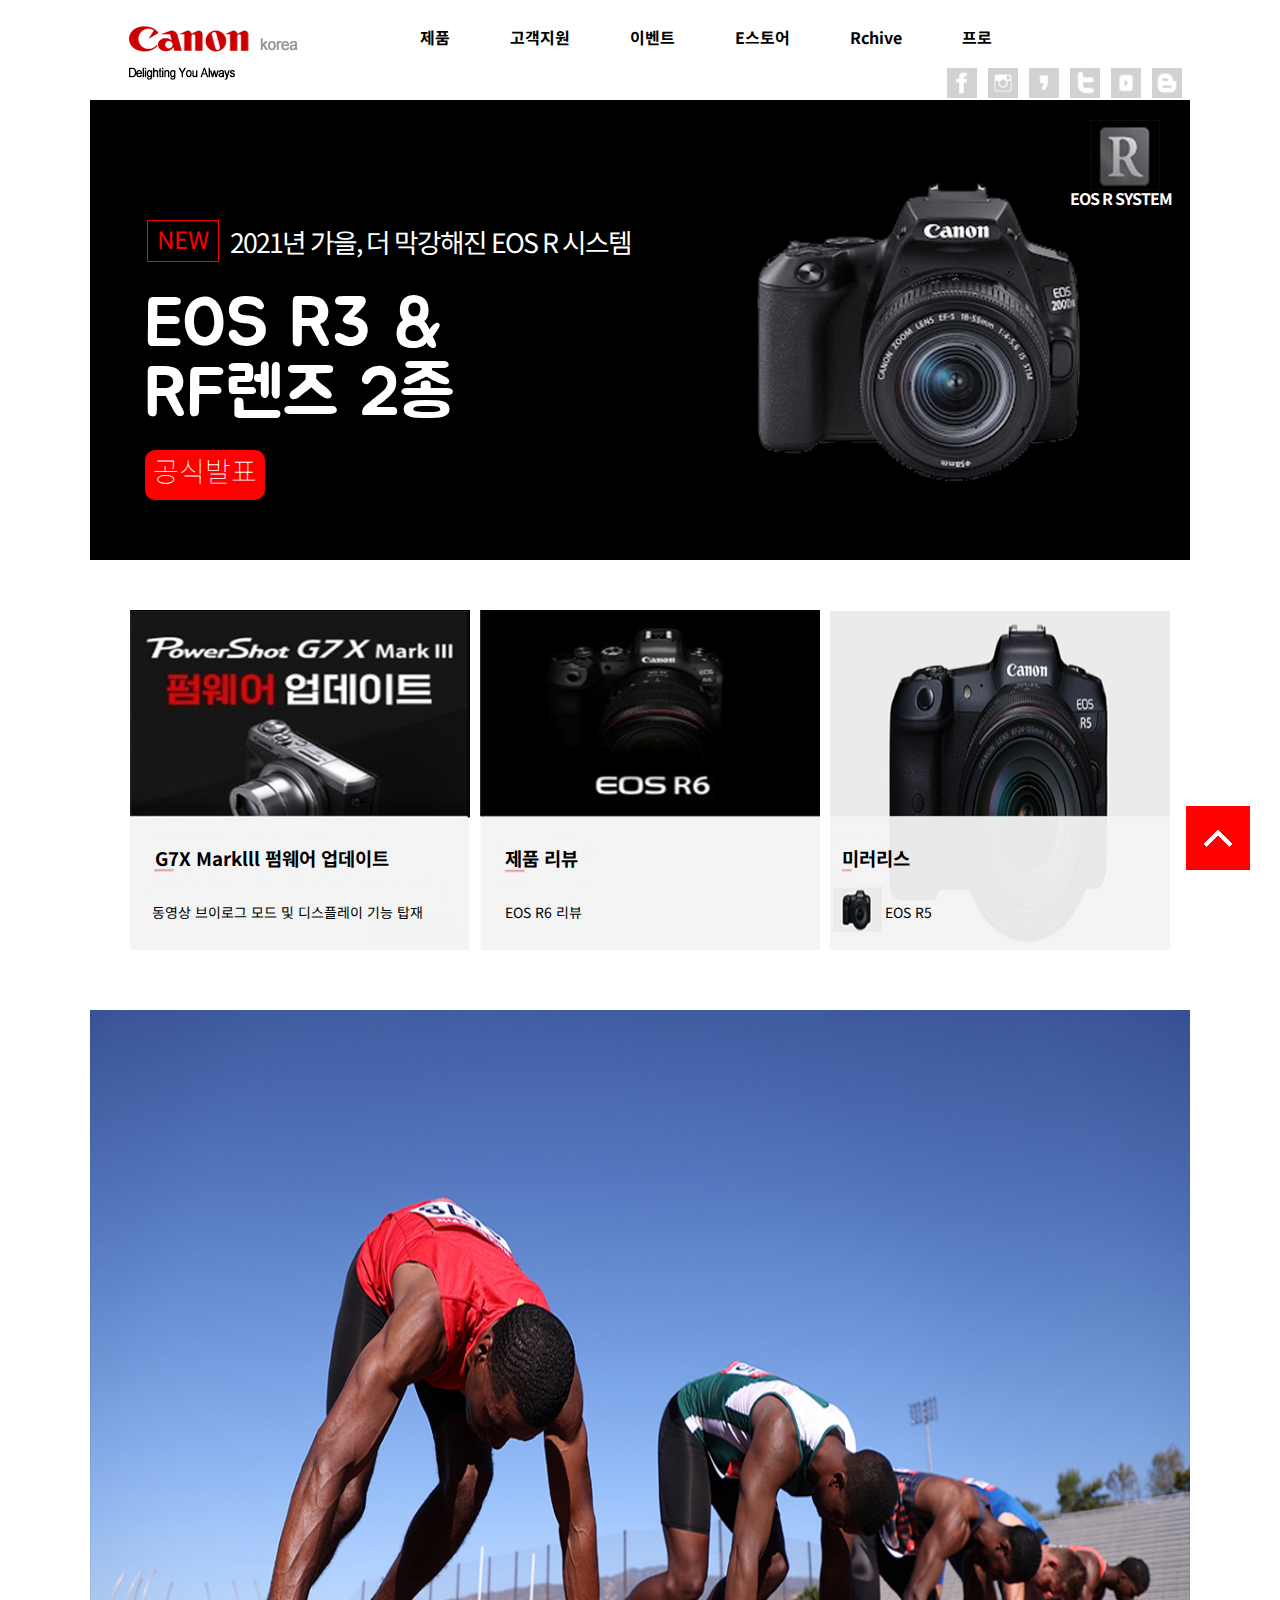
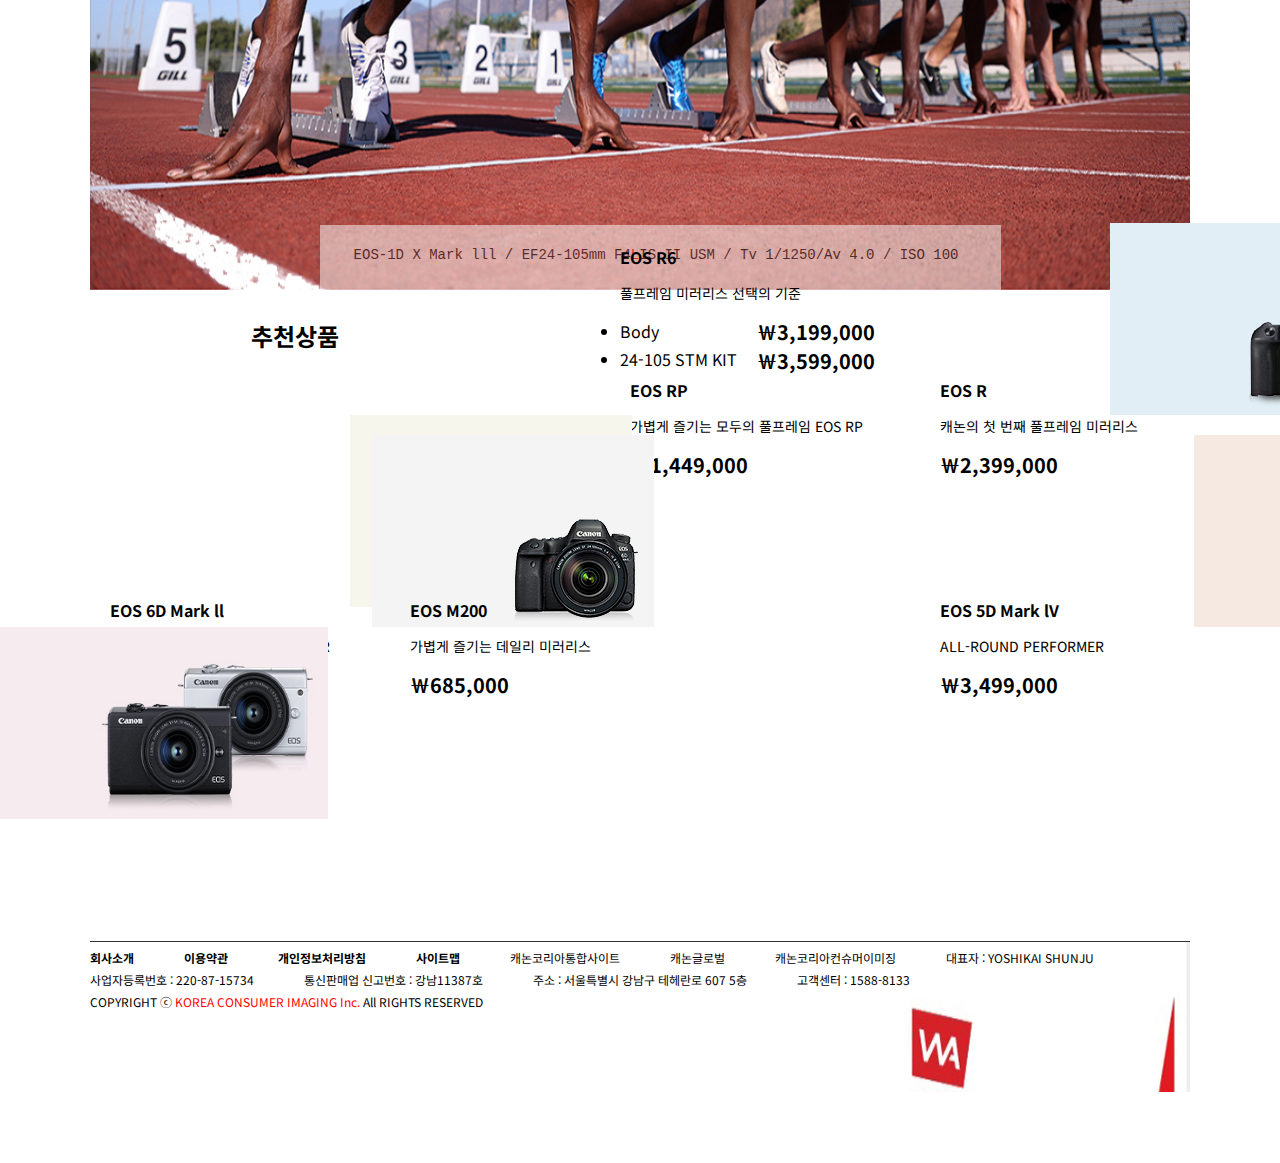
<file: index.html>
<!DOCTYPE html>
<html lang="ko">

<head>
	<meta charset="UTF-8">
	<meta http-equiv="X-UA-Compatible" content="IE=edge">
	<meta name="viewport" content="width=device-width, initial-scale=1.0">
	<title>Main Page</title>
	<link rel="preconnect" href="https://fonts.googleapis.com">
	<link rel="preconnect" href="https://fonts.gstatic.com" crossorigin>
	<link href="https://fonts.googleapis.com/css2?family=Jua&display=swap" rel="stylesheet">
	<link rel="preconnect" href="https://fonts.gstatic.com" crossorigin>
	<link href="https://fonts.googleapis.com/css2?family=Noto+Sans+KR&display=swap" rel="stylesheet">
	<link rel="stylesheet" href="css/common.css">
	<link rel="stylesheet" href="css/main.css">
	<link rel="stylesheet" href="css/reset.css">
</head>

<body>
	<header>
		<div class="topbutton">
			<a href="#"><img src="img/topanchor.png" alt=""></a>
		</div>
		<div class="logo">
			<a href="#"><img src="img/logo.jpg" alt=""></a>
		</div>
		<nav>
			<ul>
				<li><a href="sub.html">제품</a></li>
				<li><a href="sub.html">고객지원</a></li>
				<li><a href="sub.html">이벤트</a></li>
				<li><a href="sub.html">E스토어</a></li>
				<li><a href="sub.html">Rchive</a></li>
				<li><a href="sub.html">프로</a></li>
			</ul>
		</nav>
		<div class="icon">
			<a href="#"><img src="img/facebook.jpg" alt="페이스북"></a>
			<a href="#"><img src="img/instagram.jpg" alt="인스타그램"></a>
			<a href="#"><img src="img/kakaostory.jpg" alt="카카오스토리"></a>
			<a href="#"><img src="img/twitter.jpg" alt="트위터"></a>
			<a href="#"><img src="img/youtube.jpg" alt="유튜브"></a>
			<a href="#"><img src="img/blog.jpg" alt="블로그"></a>
		</div>
	</header>
	<div id="slider">
		<a href="sub.html"><img src="img/slider1.jpg" alt="">
			<span class="text1">NEW</span>
			<p class="text2">2021년 가을, 더 막강해진 EOS R 시스템</p>
			<p class="text3">EOS R3 & RF렌즈 2종</p>
			<p class="text4">EOS R SYSTEM</p>
			<img src="img/1.jpg" alt="" style="width: 70px; height: 70px; 
			position: absolute; top: 20px; left: 1000px;">
			<span class="text5" style="color: white; font-size: 28px; 
		text-align: center;">공식발표</span>
		</a>
	</div>

	<section>
		<article>
			<a href="sub.html"><img src="img/articleimg1.jpg" alt="아티클이미지1"></a>
			<h3>G7X Marklll 펌웨어 업데이트</h3>
			<span style="margin: 0 0 0 -3px;">동영상 브이로그 모드 및 디스플레이 기능 탑재</span>
		</article>

		<article>
			<a href="sub.html"><img src="img/articleimg2.jpg" alt="아티클이미지2"></a>
			<h3>제품 리뷰</h3>
			<span>EOS R6 리뷰</span>
		</article>

		<article>
			<a href="sub.html"><img src="img/articleimg3.jpg" alt="아티클이미지3"></a>
			<h3 id="mirrorless">미러리스</h3>
			<span style="margin: 0 0 0 30px;">EOS R5</span>
		</article>
	</section>
	<div class="photogallery">
		<a href="sub.html"><img src="img/img123.jpg" alt=""></a>
		<div>
			<pre>    EOS-1D X Mark lll / EF24-105mm F4<span style="color: red;">L</span>IS II USM / Tv 1/1250/Av 4.0 / ISO 100     </pre>
		</div>
	</div>

	<div class="recommand">
		<h2>추천상품</h2>
		<img src="img/recommand1.jpg" alt="추천상품1">
		<div class="recom1">
			<span class="recbold">EOS R6</span>
			<p class="reclight">풀프레임 미러리스 선택의 기준</p>
			<ul class="recul1">
				<li>Body</li>
				<li>24-105 STM KIT</li>
			</ul>
			<ul class="recul2">
				<li>￦3,199,000</li>
				<li>￦3,599,000</li>
			</ul>
		</div>
		<img src="img/recommand2.jpg" alt="추천상품2">
		<div class="recom2">
			<span class="recbold">EOS RP</span>
			<p class="reclight">가볍게 즐기는 모두의 풀프레임 EOS RP</p>
			<ul>
				<li>￦1,449,000</li>
			</ul>
		</div>
		<img src="img/recommand3.jpg" alt="추천상품3">
		<div class="recom3">
			<span class="recbold">EOS R</span>
			<p class="reclight">캐논의 첫 번째 풀프레임 미러리스</p>
			<ul>
				<li>￦2,399,000</li>
			</ul>
		</div>
		<img src="img/recommand4.jpg" alt="추천상품4">
		<div class="recom4">
			<span class="recbold">EOS 6D Mark ll</span>
			<p class="reclight">세상에서 가장 가벼운 플프레임 DSLR</p>
			<ul>
				<li>￦1,995,000</li>
			</ul>
		</div>
		<img src="img/recommand5.jpg" alt="추천상품5">
		<div class="recom5">
			<span class="recbold">EOS 5D Mark lV</span>
			<p class="reclight">ALL-ROUND PERFORMER</p>
			<ul>
				<li>￦3,499,000</li>
			</ul>
		</div>
		<img src="img/recommand6.jpg" alt="추천상품6">
		<div class="recom6">
			<span class="recbold">EOS M200</span>
			<p class="reclight">가볍게 즐기는 데일리 미러리스</p>
			<ul>
				<li>￦685,000</li>
			</ul>
		</div>
	</div>
	<footer>
		<img src="img/footerimage1.jpg" alt="풋터이미지1">
		<ul>
			<li><a href="#" class="footli">회사소개</a></li>
			<li class="footli"><a href="#">이용약관</a></li>
			<li class="footred"><a href="#">개인정보처리방침</a></li>
			<li class="footli"><a href="#">사이트맵</a></li>
			<li><a href="#">캐논코리아통합사이트</a></li>
			<li><a href="#">캐논글로벌</a></li>
		</ul>
		<ul class="footerul2">
			<li>캐논코리아컨슈머이미징</li>
			<li>대표자 : YOSHIKAI SHUNJU</li>
			<li>사업자등록번호 : 220-87-15734</li>
			<li>통신판매업 신고번호 : 강남11387호</li>
		</ul>
		<ul class="footerul2">
			<li>주소 : 서울특별시 강남구 테헤란로 607 5층</li>
			<li>고객센터 : 1588-8133</li>
		</ul>
		<ul class="footerul2">
			<li>COPYRIGHT ⓒ
				<span style="color: red;">KOREA CONSUMER IMAGING Inc.</span> All RIGHTS RESERVED
			</li>
		</ul>
	</footer>
</body>

</html>
</file>
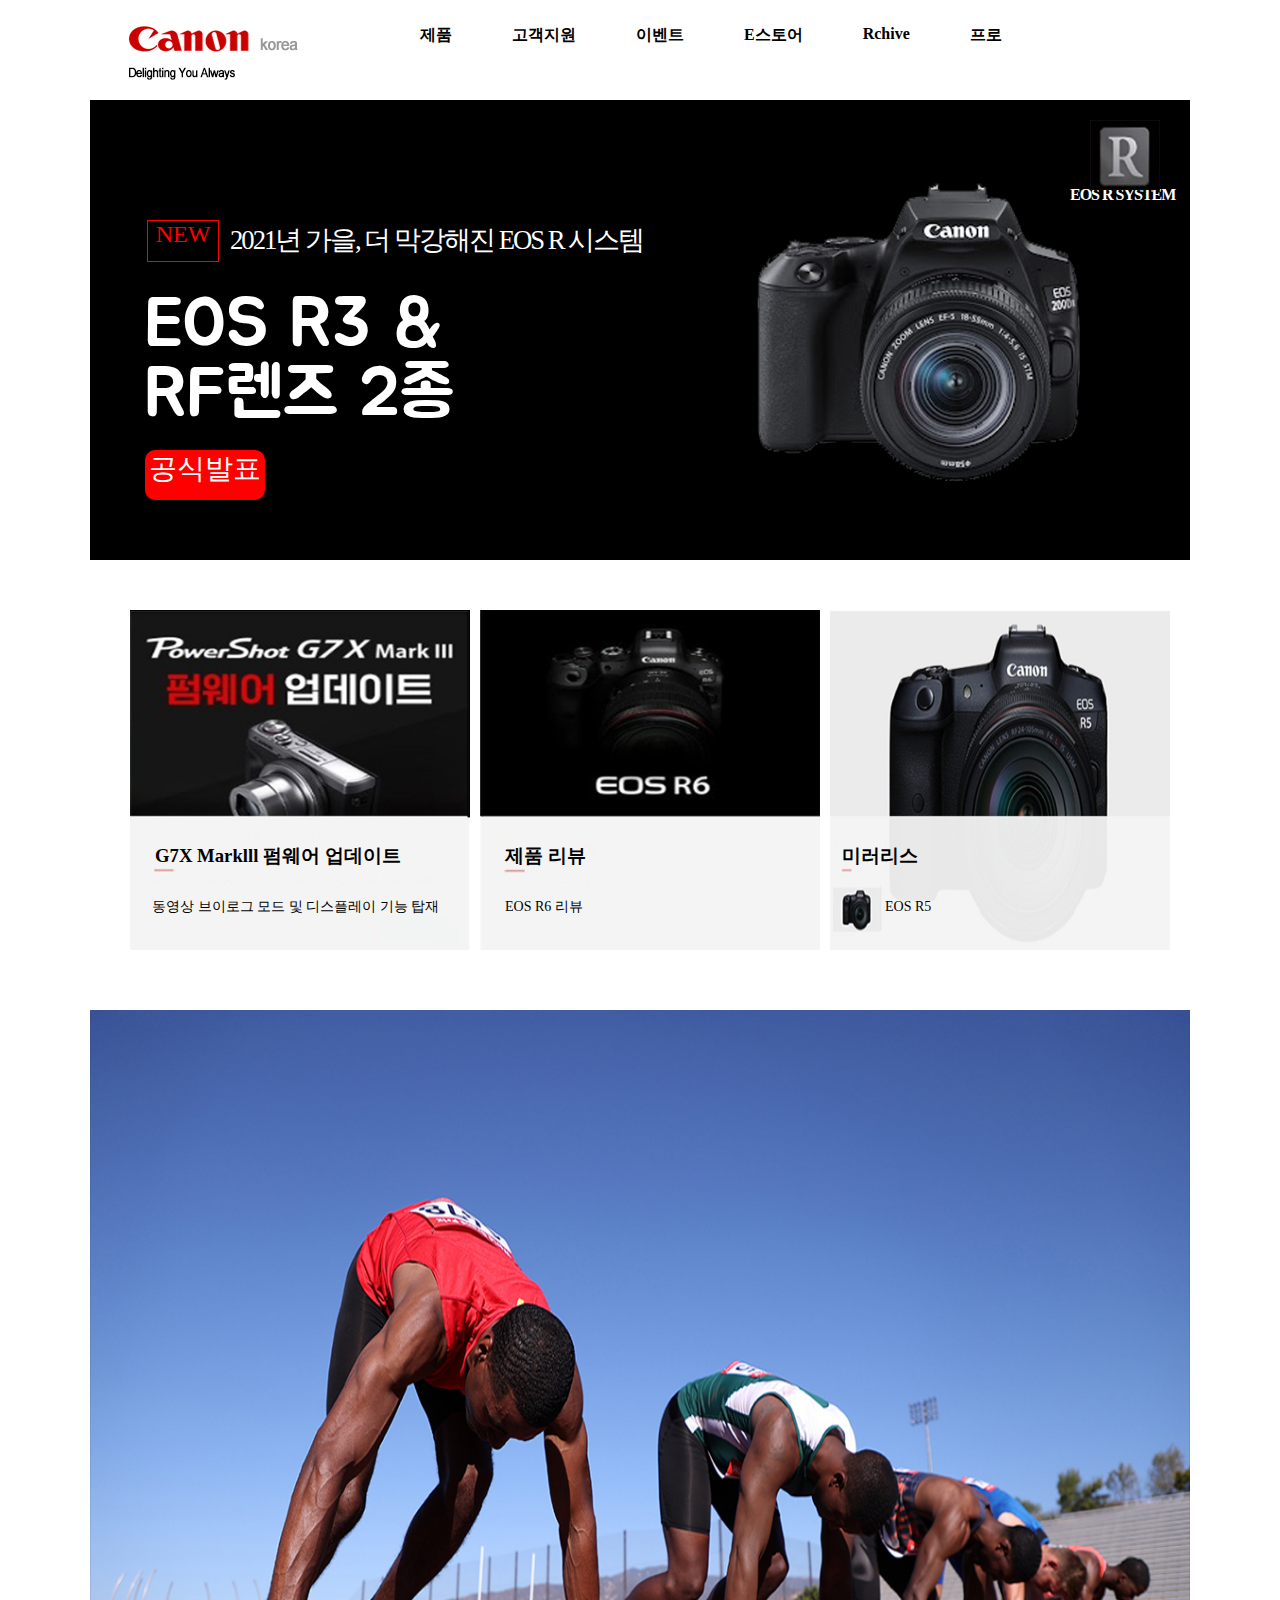
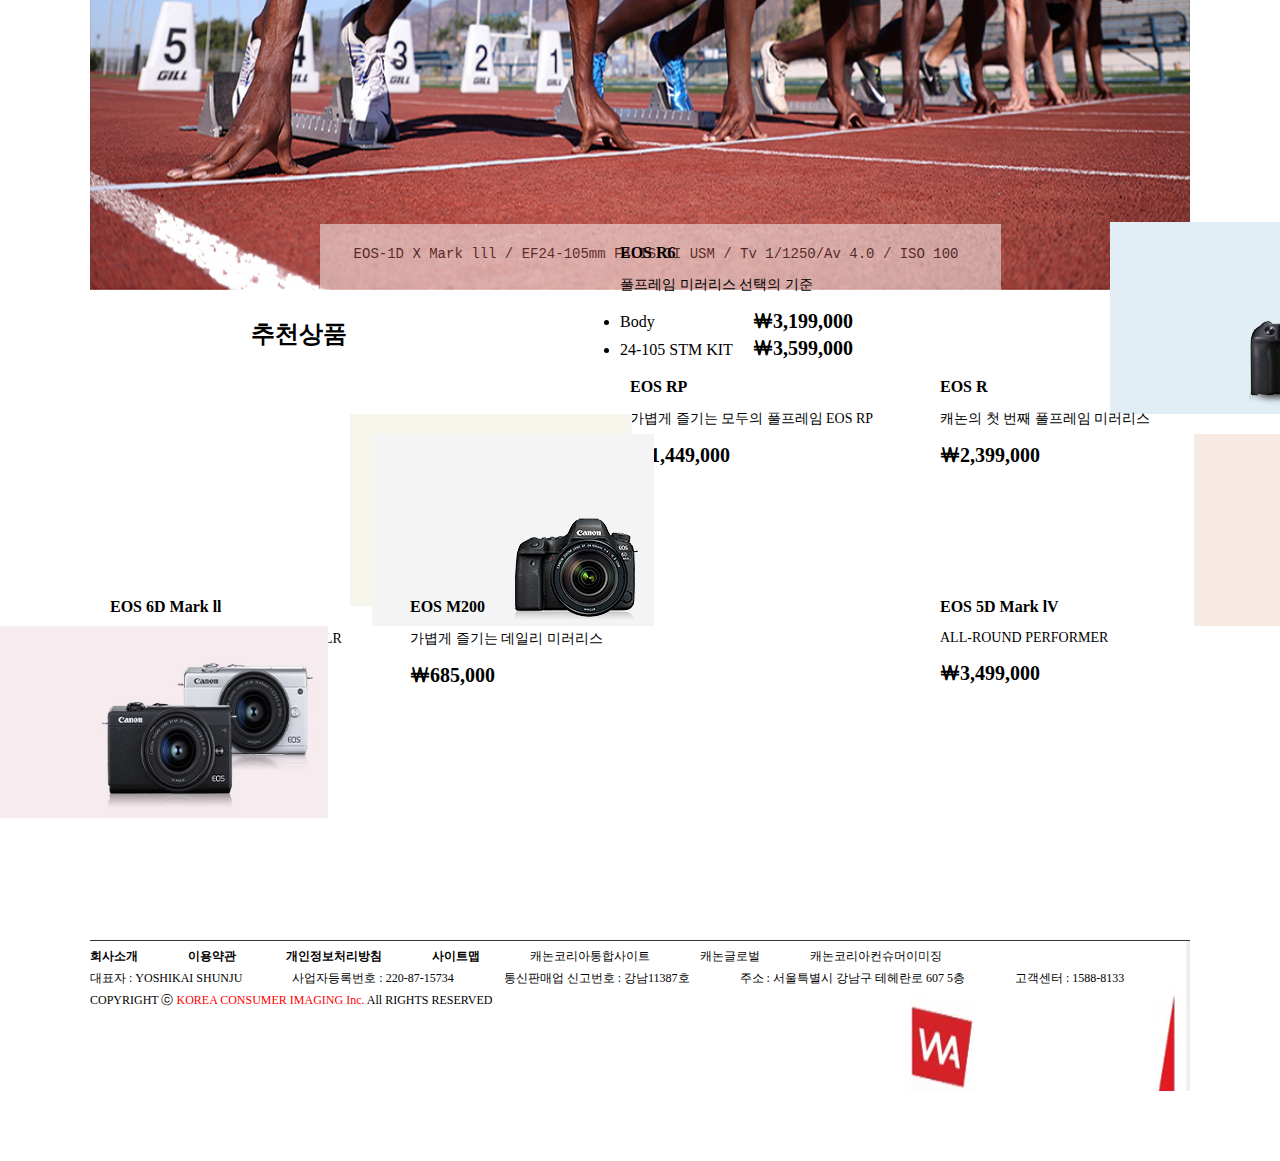
<file: canon.html/index.html>
<!DOCTYPE html>
<html lang="ko">

<head>
	<meta charset="UTF-8">
	<meta http-equiv="X-UA-Compatible" content="IE=edge">
	<meta name="viewport" content="width=device-width, initial-scale=1.0">
	<title>Main Page</title>
	<link rel="preconnect" href="https://fonts.googleapis.com">
	<link rel="preconnect" href="https://fonts.gstatic.com" crossorigin>
	<link href="https://fonts.googleapis.com/css2?family=Jua&display=swap" rel="stylesheet">
	<link rel="stylesheet" href="css/common.css">
  <link rel="stylesheet" href="css/1.css">

</head>

<body>
	<header>
		<div class="logo">
			<a href="#"><img src="img/logo.jpg" alt=""></a>
		</div>
		<nav>
			<ul>
				<li><a href="sub.html">제품</a></li>
				<li><a href="sub.html">고객지원</a></li>
				<li><a href="sub.html">이벤트</a></li>
				<li><a href="sub.html">E스토어</a></li>
				<li><a href="sub.html">Rchive</a></li>
				<li><a href="sub.html">프로</a></li>
			</ul>
		</nav>
		<div class="icon">
			<a href="#"><img src="img/facebook.jpg" alt="페이스북"></a>
			<a href="#"><img src="img/instagram.jpg" alt="인스타그램"></a>
			<a href="#"><img src="img/kakaostory.jpg" alt="카카오스토리"></a>
			<a href="#"><img src="img/twitter.jpg" alt="트위터"></a>
			<a href="#"><img src="img/youtube.jpg" alt="유튜브"></a>
			<a href="#"><img src="img/blog.jpg" alt="블로그"></a>
		</div>
	</header>
	<div id="slider">
		<a href="sub.html"><img src="img/slider1.jpg" alt="">
			<span class="text1">NEW</span>
			<p class="text2">2021년 가을, 더 막강해진 EOS R 시스템</p>
			<p class="text3">EOS R3 & RF렌즈 2종</p>
			<p class="text4">EOS R SYSTEM</p>
			<img src="img/1.jpg" alt="" style="width: 70px; height: 70px; 
			position: absolute; top: 20px; left: 1000px;">
			<span class="text5" style="color: white; font-size: 28px; 
		text-align: center;">공식발표</span>
		</a>
	</div>

	<section>
		<article>
			<a href="sub.html"><img src="img/articleimg1.jpg" alt="아티클이미지1"></a>
			<h3>G7X Marklll 펌웨어 업데이트</h3>
			<span style="margin: 0 0 0 -3px;">동영상 브이로그 모드 및 디스플레이 기능 탑재</span>
		</article>

		<article>
			<a href="sub.html"><img src="img/articleimg2.jpg" alt="아티클이미지2"></a>
			<h3>제품 리뷰</h3>
			<span>EOS R6 리뷰</span>
		</article>

		<article>
			<a href="sub.html"><img src="img/articleimg3.jpg" alt="아티클이미지3"></a>
			<h3 id="mirrorless">미러리스</h3>
			<span style="margin: 0 0 0 30px;">EOS R5</span>
		</article>
	</section>
	<div class="photogallery">
		<a href="sub.html"><img src="img/img123.jpg" alt=""></a>
		<div>
			<pre>    EOS-1D X Mark lll / EF24-105mm F4<span style="color: red;">L</span>IS II USM / Tv 1/1250/Av 4.0 / ISO 100     </pre>
		</div>
	</div>

	<div class="recommand">
		<h2>추천상품</h2>
		<img src="img/recommand1.jpg" alt="추천상품1">
		<div class="recom1">
			<span class="recbold">EOS R6</span>
			<p class="reclight">풀프레임 미러리스 선택의 기준</p>
			<ul class="recul1">
				<li>Body</li>
				<li>24-105 STM KIT</li>
			</ul>
			<ul class="recul2">
				<li>￦3,199,000</li>
				<li>￦3,599,000</li>
			</ul>
		</div>
		<img src="img/recommand2.jpg" alt="추천상품2">
		<div class="recom2">
			<span class="recbold">EOS RP</span>
			<p class="reclight">가볍게 즐기는 모두의 풀프레임 EOS RP</p>
			<ul>
				<li>￦1,449,000</li>
			</ul>
		</div>
		<img src="img/recommand3.jpg" alt="추천상품3">
		<div class="recom3">
			<span class="recbold">EOS R</span>
			<p class="reclight">캐논의 첫 번째 풀프레임 미러리스</p>
			<ul>
				<li>￦2,399,000</li>
			</ul>
		</div>
		<img src="img/recommand4.jpg" alt="추천상품4">
		<div class="recom4">
			<span class="recbold">EOS 6D Mark ll</span>
			<p class="reclight">세상에서 가장 가벼운 플프레임 DSLR</p>
			<ul>
				<li>￦1,995,000</li>
			</ul>
		</div>
		<img src="img/recommand5.jpg" alt="추천상품5">
		<div class="recom5">
			<span class="recbold">EOS 5D Mark lV</span>
			<p class="reclight">ALL-ROUND PERFORMER</p>
			<ul>
				<li>￦3,499,000</li>
			</ul>
		</div>
		<img src="img/recommand6.jpg" alt="추천상품6">
		<div class="recom6">
			<span class="recbold">EOS M200</span>
			<p class="reclight">가볍게 즐기는 데일리 미러리스</p>
			<ul>
				<li>￦685,000</li>
			</ul>
		</div>
	</div>
	<footer>
		<img src="img/footerimage1.jpg" alt="풋터이미지1">
		<ul>
				<li><a href="#" class="footli">회사소개</a></li>
				<li class="footli"><a href="#">이용약관</a></li>
				<li class="footred"><a href="#">개인정보처리방침</a></li>
				<li class="footli"><a href="#">사이트맵</a></li>
				<li><a href="#">캐논코리아통합사이트</a></li>
				<li><a href="#">캐논글로벌</a></li>
		</ul>
		<ul class="footerul2">
			<li>캐논코리아컨슈머이미징</li>
			<li>대표자 : YOSHIKAI SHUNJU</li>
			<li>사업자등록번호 : 220-87-15734</li>
			<li>통신판매업 신고번호 : 강남11387호</li>
		</ul>
		<ul class="footerul2">
			<li>주소 : 서울특별시 강남구 테헤란로 607 5층</li>
			<li>고객센터 : 1588-8133</li>
		</ul>
		<ul class="footerul2">
			<li>COPYRIGHT ⓒ
				<span style="color: red;">KOREA CONSUMER IMAGING Inc.</span> All RIGHTS RESERVED
			</li>
		</ul>
	</footer>
</body>

</html>
</file>
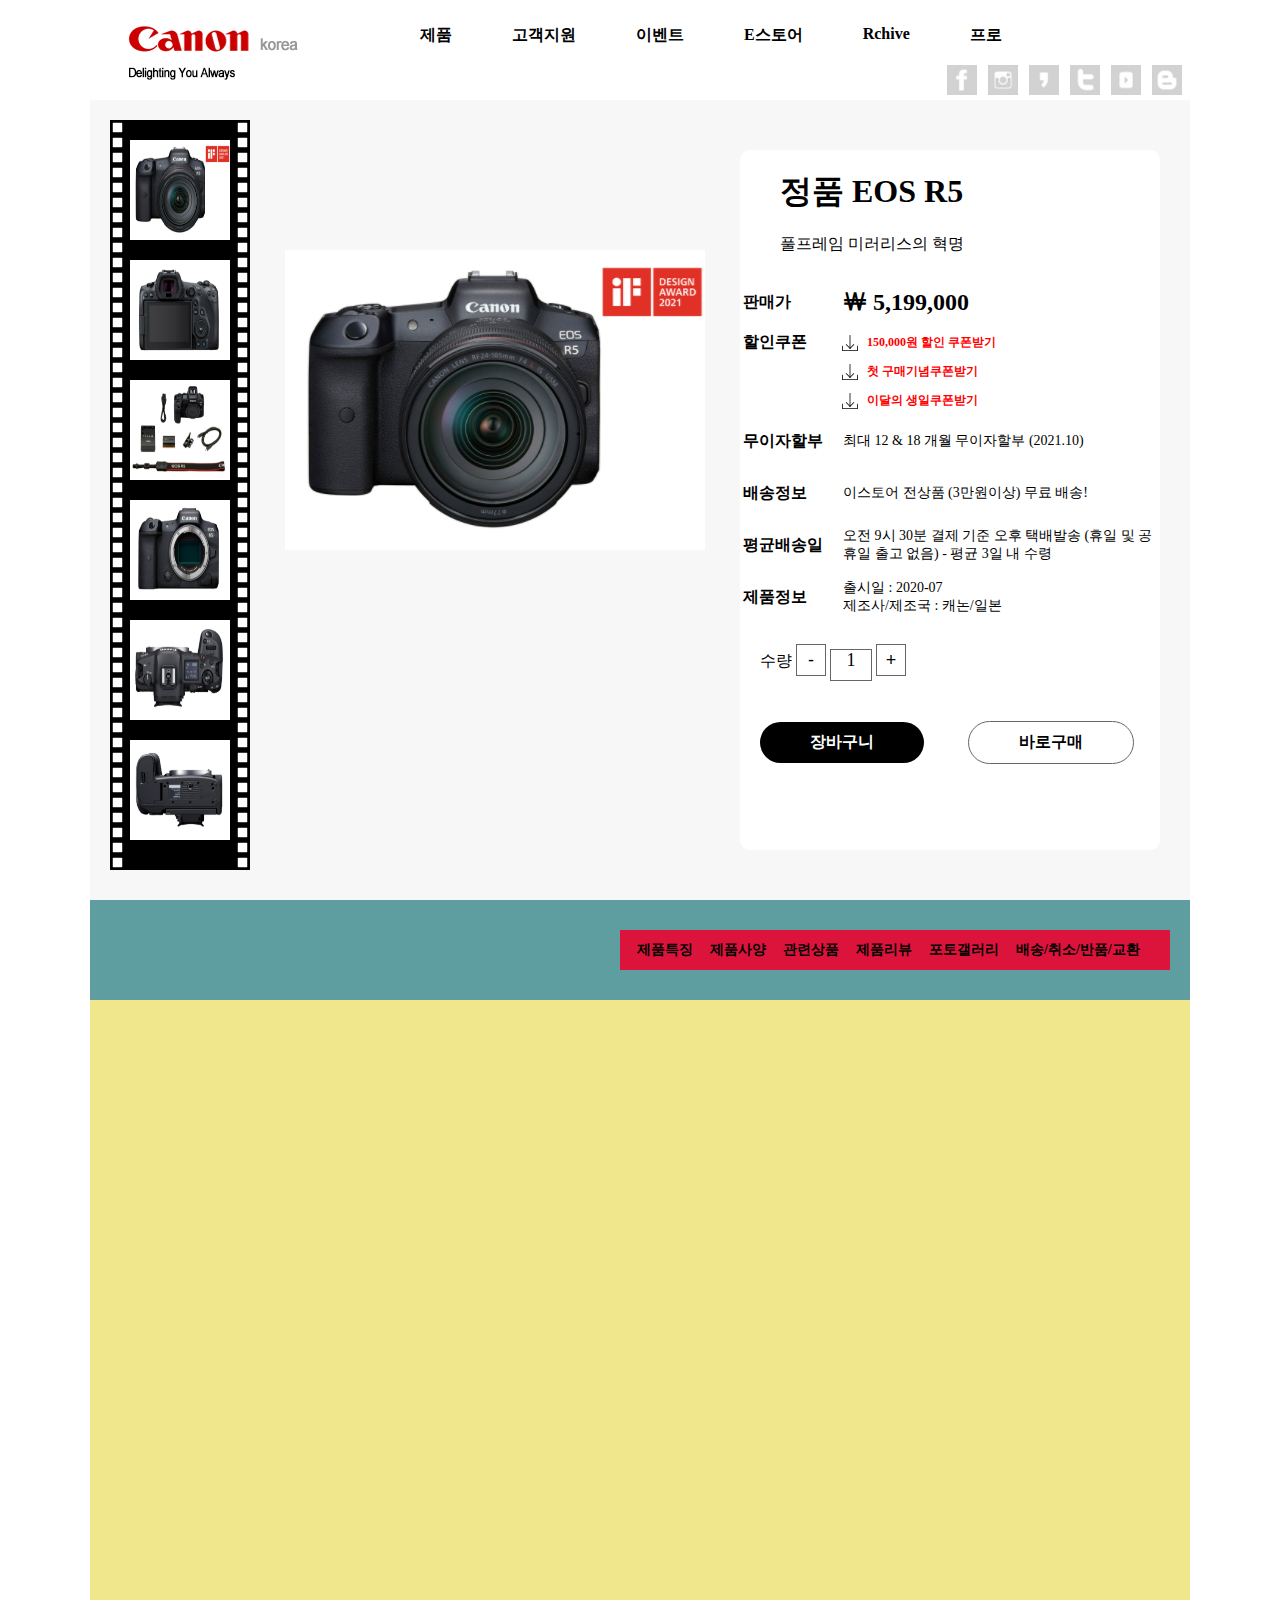
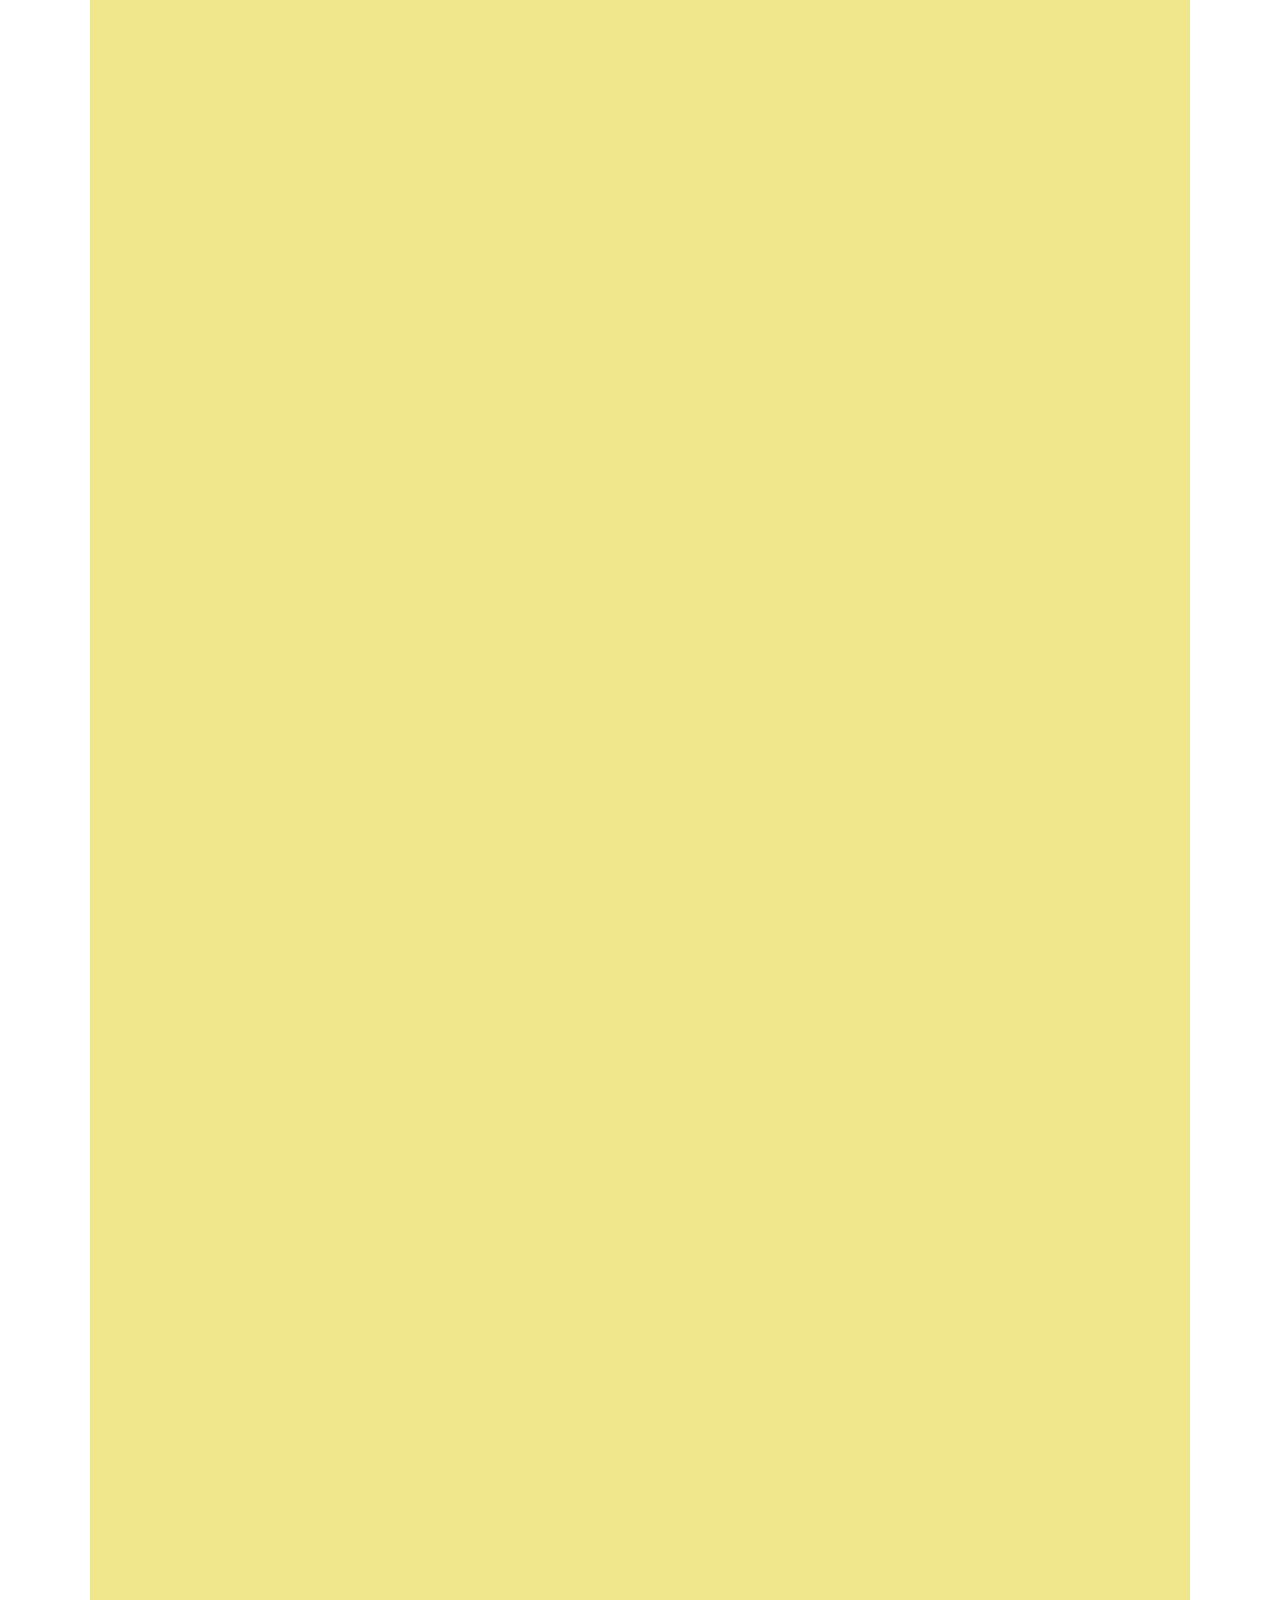
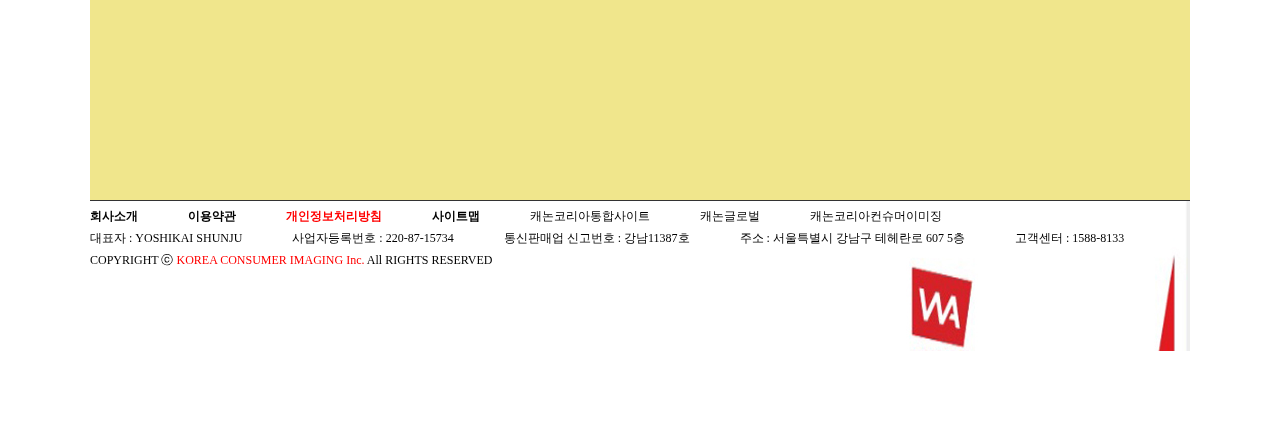
<file: canon.html/sub.html>
<!DOCTYPE html>
<html lang="ko">

<head>
	<meta charset="UTF-8">
	<meta http-equiv="X-UA-Compatible" content="IE=edge">
	<meta name="viewport" content="width=device-width, initial-scale=1.0">
	<title>Sub Page</title>
	<link rel="preconnect" href="https://fonts.googleapis.com">
	<link rel="preconnect" href="https://fonts.gstatic.com" crossorigin>
	<link href="https://fonts.googleapis.com/css2?family=Jua&display=swap" rel="stylesheet">
	<link rel="stylesheet" href="css/common.css">
	<style>
		#slider {
			width: 1100px;
			height: 800px;
			background-color: #f7f7f7;
			margin: 0 auto;
			position: relative;
		}

		#slider>div {
			display: inline-block;
		}

		.sbox1 {
			width: 140px;
			height: 750px;
			background-color: black;
			margin: 20px;
			background-image: url('img/sub_film.png'), url('img/sub_film.png');
			background-repeat: repeat-y;
			background-position: left top, right top;
			background-size: 15px;
		}


		.sbox1>.imgbox {
			width: 100px;
			height: 100px;
			margin: 20px;
		}

		.sbox1>.imgbox>img {
			width: 100px;
			height: 100px;
			cursor: pointer;
		}

		.sbox2 {
			width: 420px;
			height: 300px;
			position: absolute;
			top: 150px;
			left: 195px;
		}

		.sbox2 .subback2,
		.subetc2,
		.subno2,
		.subtop2,
		.subbottom2 {
			display: none;
		}


		.sbox3 {
			width: 420px;
			height: 700px;
			position: absolute;
			top: 50px;
			right: 30px;
			border-radius: 10px;
			background-color: #fff;
		}

		.sbox3 h1 {
			margin: 20px 40px;
			text-align: left;
		}

		.sbox3 p {
			margin: 0 0 20px 40px;
		}

		.sbox3 span {
			background-color: red;
			color: #fff;
			padding: 20px;
			display: inline-block;
			margin: 20px
		}

		.sbox3 .boldtext {
			font-weight: bold;
			height: 3em;
			width: 6em;
			font-size: 16px;
		}

		.sbox3 .lighttext {
			font-size: 14px;
		}

		.sbox3 #price1 {
			font-size: 24px;
			font-weight: bold;
		}

		.sbox3 #salecoupon {
			font-weight: bold;
		}

		.sbox3 .coupon {
			font-size: 12px;
			background-color: #fff;
			display: inline-block;
			color: red;
			font-weight: bold;
			padding: 5px 25px;
			background-image: url('img/sub_download.png');
			background-repeat: no-repeat;
			background-position: left;
			cursor: pointer;
		}

		.sbox3 .coupon:hover {
			background-color: gold;
			font-size: 14px;
		}

		.sbox3 .quantity {
			background-color: white;
			display: block;
			color: black;
			margin: 0;
		}

		.sbox3 .quantity>span {
			margin: 0;
			box-sizing: content-box;
			padding: 0;
			width: 40px;
			height: 30px;
			text-align: center;
			font-size: 18px;
			background-color: white;
			color: black;
			border: 1px solid #666;
		}

		.sbox3 .quantity>button {
			width: 30px;
			height: 32px;
			cursor: pointer;
			background-color: white;
			border: 1px solid #666;
			font-size: 18px;
		}

		.sbox3>a>.buy {
			color: white;
			background-color: black;
			border-radius: 30px;
			padding: 10px 50px;
			display: inline-block;
			font-weight: bold;
		}

		.sbox3>a>.buy2 {
			border-radius: 30px;
			border: 1px solid #666;
			color: black;
			background-color: white;
			padding: 10px 50px;
			display: inline-block;
			font-weight: bold;
		}
		#noname1 {
			background-color: khaki;
			width: 1100px;
			height: 2500px;
			margin: 0 auto;
		}

		#noname1>.stik {
			position: sticky;
			top: 0;
			background-color: cadetblue;
			width: 1100px;
			height: 100px;
		}

		#noname1>.stik>.navanchor {
			width: 550px;
			height: 40px;
			background-color: crimson;
			margin: 30px 20px;
		}

		.navanchor li {
			margin: 0 0 0 17px;
		}

		.navanchor li a {
			font-size: 14px;
			line-height: 40px;
		}

		.navanchor li a:hover {
			color: white;
		}
	</style>
	<script src="https://ajax.googleapis.com/ajax/libs/jquery/3.6.0/jquery.min.js"></script>
	<script>
		$(function () {
			$('.subfront1').click(function () {
				$(".subfront2").fadeIn();
				$(".subback2").hide();
				$(".subetc2").hide();
				$(".subno2").hide();
				$(".subtop2").hide();
				$(".subbottom2").hide();
			});
			$('.subback1').click(function () {
				$(".subback2").fadeIn();
				$(".subfront2").hide();
				$(".subetc2").hide();
				$(".subno2").hide();
				$(".subtop2").hide();
				$(".subbottom2").hide();
			});

			$('.subetc1').click(function () {
				$(".subetc2").fadeIn();
				$(".subfront2").hide();
				$(".subback2").hide();
				$(".subno2").hide();
				$(".subtop2").hide();
				$(".subbottom2").hide();
			});

			$('.subno1').click(function () {
				$(".subno2").fadeIn();
				$(".subfront2").hide();
				$(".subback2").hide();
				$(".subetc2").hide();
				$(".subtop2").hide();
				$(".subbottom2").hide();
			});

			$('.subtop1').click(function () {
				$(".subtop2").fadeIn();
				$(".subfront2").hide();
				$(".subback2").hide();
				$(".subetc2").hide();
				$(".subno2").hide();
				$(".subbottom2").hide();
			});

			$('.subbottom1').click(function () {
				$(".subbottom2").fadeIn();
				$(".subfront2").hide();
				$(".subback2").hide();
				$(".subetc2").hide();
				$(".subno2").hide();
				$(".subtop2").hide();
			});

		});
	</script>
</head>

<body>
	<header>
		<div class="logo">
			<a href="index.html"><img src="img/logo.jpg" alt=""></a>
		</div>
		<nav>
			<ul>
				<li><a href="#">제품</a></li>
				<li><a href="#">고객지원</a></li>
				<li><a href="#">이벤트</a></li>
				<li><a href="#">E스토어</a></li>
				<li><a href="#">Rchive</a></li>
				<li><a href="#">프로</a></li>
			</ul>
		</nav>
		<div class="icon">
			<a href="#"><img src="img/facebook.jpg" alt="페이스북"></a>
			<a href="#"><img src="img/instagram.jpg" alt="인스타그램"></a>
			<a href="#"><img src="img/kakaostory.jpg" alt="카카오스토리"></a>
			<a href="#"><img src="img/twitter.jpg" alt="트위터"></a>
			<a href="#"><img src="img/youtube.jpg" alt="유튜브"></a>
			<a href="#"><img src="img/blog.jpg" alt="블로그"></a>
		</div>
	</header>

	<div id="slider">
		<div class="sbox1">
			<div class="imgbox"><img src="img/sub_front.png" alt="" class="subfront1"></div>
			<div class="imgbox"><img src="img/sub_back.png" alt="" class="subback1"></div>
			<div class="imgbox"><img src="img/sub_etc.png" alt="" class="subetc1"></div>
			<div class="imgbox"><img src="img/sub_no.png" alt="" class="subno1"></div>
			<div class="imgbox"><img src="img/sub_top.png" alt="" class="subtop1"></div>
			<div class="imgbox"><img src="img/sub_bottom.png" alt="" class="subbottom1"></div>
		</div>
		<div class="sbox2">
			<img src="img/sub_front.png" alt="" class="subfront2">
			<img src="img/sub_back.png" alt="" class="subback2">
			<img src="img/sub_etc.png" alt="" class="subetc2">
			<img src="img/sub_no.png" alt="" class="subno2">
			<img src="img/sub_top.png" alt="" class="subtop2">
			<img src="img/sub_bottom.png" alt="" class="subbottom2">
		</div>
		<div class="sbox3">
			<h1>정품 EOS R5</h1>
			<p>풀프레임 미러리스의 혁명</p>
			<table>
				<tr>
					<td class="boldtext">판매가</td>
					<td id="price1">￦ 5,199,000</td>
				</tr>
				<tr>
					<td id="salecoupon">할인쿠폰</td>
					<td class="coupon">150,000원 할인 쿠폰받기</td>
				</tr>
				<tr>
					<td></td>
					<td class="coupon">첫 구매기념쿠폰받기</td>
				</tr>
				<tr>
					<td></td>
					<td class="coupon">이달의 생일쿠폰받기</td>
				</tr>
				<tr>
					<td class="boldtext">무이자할부</td>
					<td class="lighttext">최대 12 & 18 개월 무이자할부 (2021.10)</td>
				</tr>
				<tr>
					<td class="boldtext">배송정보</td>
					<td class="lighttext">이스토어 전상품 (3만원이상) 무료 배송!</td>
				</tr>
				<tr>
					<td class="boldtext">평균배송일</td>
					<td class="lighttext">오전 9시 30분 결제 기준 오후 택배발송 (휴일 및 공휴일 출고 없음)
						- 평균 3일 내 수령
					</td>
				</tr>
				<tr>
					<td class="boldtext">제품정보</td>
					<td class="lighttext">출시일 : 2020-07<br>제조사/제조국 : 캐논/일본</td>
				</tr>
			</table>
			<span class="quantity">
				수량
				<button value="-">-</button>
				<span>1</span>
				<button type="button" value="+" onclick="alert('본 상품의 최대주문가능 수량은 1개 입니다.')">+</button>
			</span>
			<a href="#"><span class="buy">장바구니</span></a>
			<a href="#"><span class="buy2">바로구매</span></a>
		</div>
	</div>
	<div id="noname1">
		<div class="stik">
			<nav class="navanchor">
				<ul class="anchorlist">
					<li><a href="#">제품특징</a></li>
					<li><a href="#">제품사양</a></li>
					<li><a href="#">관련상품</a></li>
					<li><a href="#">제품리뷰</a></li>
					<li><a href="#">포토갤러리</a></li>
					<li><a href="#">배송/취소/반품/교환</a></li>
				</ul>
			</nav>
		</div>
	</div>

	<footer>
		<img src="img/footerimage1.jpg" alt="풋터이미지1">
		<ul>
			<a href="#" class="footli">
				<li>회사소개</li>
			</a>
			<a href="#">
				<li class="footli">이용약관</li>
			</a>
			<a href="#">
				<li class="footred">개인정보처리방침</li>
			</a>
			<a href="#">
				<li class="footli">사이트맵</li>
			</a>
			<a href="#">
				<li>캐논코리아통합사이트</li>
			</a>
			<a href="#">
				<li>캐논글로벌</li>
			</a>
		</ul>
		<ul class="footerul2">
			<li>캐논코리아컨슈머이미징</li>
			<li>대표자 : YOSHIKAI SHUNJU</li>
			<li>사업자등록번호 : 220-87-15734</li>
			<li>통신판매업 신고번호 : 강남11387호</li>
		</ul>
		<ul class="footerul2">
			<li>주소 : 서울특별시 강남구 테헤란로 607 5층</li>
			<li>고객센터 : 1588-8133</li>
		</ul>
		<ul class="footerul2">
			<li>COPYRIGHT ⓒ
				<span style="color: red;">KOREA CONSUMER IMAGING Inc.</span> All RIGHTS RESERVED
			</li>
		</ul>
	</footer>
</body>

</html>
</file>
<file: css/common.css>
@charset "UTF-8";
header {
    width: 1100px;
    height: 100px;
    margin: 0 auto;
}
.logo {
    width: 140px;
    height: 80px;
    float: left;
    margin: 0;
}
.logo img {
    float: left;
    margin: 0 0 0 20px;
    width: 200px;
    height: 100px;
}
nav {
    width: 750px;
    height: 30px;
    float: right;
    margin: 20px 30px 0 0;
}
nav ul {
    font-weight: bold;
    list-style: none;
}
nav ul li {
    float: left;
    margin: 5px 50px 0 10px;
}
nav ul li a {
    text-decoration: none;
    color: black;
    font-size: 16px;
}
nav ul li a:hover {
    color: red;
}
.icon {
    position: relative;
    top: 18px;
    left: 450px;
    margin: 0 auto;
    width: 300px;
    height: 0;
}
.icon img {
    width: 30px;
    height: 30px;
    margin: 0 0 0 7px;
}
.topbutton {
    width: 64px;
    height: 64px;
    position: fixed;
    bottom: 30px;
    right: 30px;
    background-color: red;
    z-index: 5;
}
footer {
    width: 1100px;
    height: 150px;
    margin: 0 auto;
}
footer img {
    width: 1100px;
    height: 150px;
    border-top: 1px solid #333;
}

footer ul li {
    float: left;
    margin: 0 0 0 50px;
    position: relative;
    top: -150px;
    left: -50px;
    font-size: 12px;
    list-style: none;
}
.footred {
    color: red;
    font-weight: bold;
}
.footli {
    font-weight: bold;
}
footer ul {
    line-height: 22px;
}
</file>
<file: css/main.css>
#slider {
  width: 1100px;
  height: 460px;
  margin: 0 auto;
  background-color: black;
  position: relative;
}

#slider img {
  width: 460px;
  height: 460px;
  position: absolute;
  top: 0;
  left: 600px;
}

.text1 {
  color: red;
  border: 1px solid red;
  position: absolute;
  top: 120px;
  left: 57px;
  width: 70px;
  height: 40px;
  font-size: 18pt;
  text-align: center;
}

.text2 {
  color: white;
  position: absolute;
  top: 95px;
  left: 140px;
  font-size: 20pt;
  letter-spacing: -2px;
}

.text3 {
  color: white;
  position: absolute;
  top: 120px;
  left: 55px;
  font-size: 70px;
  width: 350px;
  height: 200px;
  line-height: 70px;
  font-family: 'Jua', sans-serif;
}

.text4 {
  color: white;
  position: absolute;
  top: 70px;
  left: 980px;
  letter-spacing: -1px;
  font-weight: bold;
}

.text5 {
  background-color: red;
  position: absolute;
  top: 350px;
  left: 55px;
  width: 120px;
  height: 50px;
  border-radius: 10px;
  font-weight: lighter;
}

section {
  width: 1100px;
  height: 450px;
  margin: 0 auto;
}

article {
  width: 300px;
  height: 300px;
  float: left;
  margin: 50px 10px 0 40px;
}

article img {
  width: 340px;
  height: 340px;
}

article h3 {
  position: relative;
  top: -130px;
  left: 25px;
}

article #mirrorless {
  position: relative;
  top: -130px;
  left: 12px;
}

article span {
  position: relative;
  top: -120px;
  left: 25px;
  font-size: 14px;
}


.photogallery {
  width: 1100px;
  height: 898px;
  margin: 0 auto;
}

.photogallery img {
  width: 1100px;
  height: 880px;
}

.photogallery pre {
  float: left;
  margin: 0 0 0 30px;
  position: relative;
  top: -70px;
  left: 200px;
  background-color: white;
  height: 70px;
  line-height: 60px;
  font-size: 14px;
  opacity: 0.5;
}

.recommand {
  width: 1100px;
  height: 500px;
  margin: 0 auto;
  position: relative;
}

.recommand h2 {
  float: left;
  margin: 10px 0 0 -550px;
}

.recommand img {
  position: relative;
  top: 50px;
  left: 0;
  float: left;
  height: 192px;
}

.recommand img:nth-of-type(1) {
  width: 500px;
  position: relative;
  top: 50px;
  left: -595px;
}

.recommand img:nth-of-type(2) {
  position: relative;
  top: -142px;
  left: 240px;
}

.recommand img:nth-of-type(3) {
  position: relative;
  top: -142px;
  left: 260px;
}

.recommand img:nth-of-type(4) {
  position: relative;
  top: -122px;
  left: 0px;
}

.recommand img:nth-of-type(5) {
  position: relative;
  top: -122px;
  left: 540px;
}

.recommand img:nth-of-type(6) {
  position: relative;
  top: -122px;
  left: -262px;
  width: 500px;
}

.recom1 {
  width: 280px;
  height: 100px;
  float: left;
  position: relative;
  top: -120px;
  left: 30px;
}

.recom1 ul {
  float: left;
}

.recom1 ul:nth-of-type(1) {
  font-size: 16px;
  line-height: 28px;
}

.recom1 ul:nth-of-type(2) {
  list-style: none;
  margin: 0 0 0 20px;
  font-size: 20px;
  font-weight: bold;
}

.recbold {
  font-weight: bold;
}

.reclight {
  font-size: 14px;
}

.recom2 {
  width: 280px;
  height: 150px;
  position: absolute;
  top: 70px;
  left: 540px;
}

.recom2 ul {
  list-style: none;
  font-weight: bold;
  font-size: 20px;
}

.recom3 {
  width: 230px;
  height: 150px;
  position: absolute;
  top: 70px;
  left: 850px;
}

.recom3 ul {
  list-style: none;
  font-weight: bold;
  font-size: 20px;
}

.recom4 {
  width: 250px;
  height: 150px;
  position: absolute;
  top: 290px;
  left: 20px;
}

.recom4 ul {
  list-style: none;
  font-weight: bold;
  font-size: 20px;
}

.recom5 {
  width: 250px;
  height: 150px;
  position: absolute;
  top: 290px;
  left: 850px;
}

.recom5 ul {
  list-style: none;
  font-weight: bold;
  font-size: 20px;
}

.recom6 {
  width: 250px;
  height: 150px;
  position: absolute;
  top: 290px;
  left: 320px;
}

.recom6 ul {
  list-style-type: none;
  font-weight: bold;
  font-size: 20px;
}
</file>
<file: canon.html/css/common.css>
@charset "UTF-8";

body {
  padding: 0;
  margin: 0;
}

ul,
ol,
li {
  margin: 0;
  padding: 0;
}

header {
  width: 1100px;
  height: 100px;
  margin: 0 auto;
}

.logo {
  width: 140px;
  height: 80px;
  float: left;
  margin: 0px;
}

.logo img {
  float: left;
  margin: 0 0 0 20px;
  width: 200px;
  height: 100px;
}

nav {
  width: 750px;
  height: 30px;
  float: right;
  margin: 20px 30px 50px 0px;
}

nav ul {
  font-weight: bold;
  list-style: none;
}

nav ul li {
  float: left;
  margin: 5px 50px 0px 10px;
}

nav ul li a {
  text-decoration: none;
  color: black;
  font-size: 16px;
}

nav ul li a:hover {
  color: red;
}
.icon{position: relative; top: -35px; left: 450px; margin: 0 auto; 
  width: 300px; height:0px;}
  .icon img{width: 30px; height: 30px; margin: 0 0 0 7px;}




footer {
  width: 1100px;
  height: 150px;
  margin: 0 auto;
}

footer img {
  width: 1100px;
  height: 150px;
  border-top: 1px solid #333;
}

a:link,
a:active,
a:visited,
a:hover {
  text-decoration: none;
  color: black;
}

footer ul li {
  float: left;
  margin: 0 0 0 50px;
  position: relative;
  top: -150px;
  left: -50px;
  font-size: 12px;
  list-style: none;
}

.footred {
  color: red;
  font-weight: bold;
}

.footli {
  font-weight: bold;
}

footer ul {
  line-height: 22px;
}
</file>
<file: canon.html/css/1.css>
#slider {
  width: 1100px;
  height: 460px;
  margin: 0 auto;
  background-color: black;
  position: relative;
}

#slider img {
  width: 460px;
  height: 460px;
  position: absolute;
  top: 0;
  left: 600px;
}

.text1 {
  color: red;
  border: 1px solid red;
  position: absolute;
  top: 120px;
  left: 57px;
  width: 70px;
  height: 40px;
  font-size: 18pt;
  text-align: center;
}

.text2 {
  color: white;
  position: absolute;
  top: 95px;
  left: 140px;
  font-size: 20pt;
  letter-spacing: -2px;
}

.text3 {
  color: white;
  position: absolute;
  top: 120px;
  left: 55px;
  font-size: 70px;
  width: 350px;
  height: 200px;
  line-height: 70px;
  font-family: 'Jua', sans-serif;
}

.text4 {
  color: white;
  position: absolute;
  top: 70px;
  left: 980px;
  letter-spacing: -1px;
  font-weight: bold;
}

.text5 {
  background-color: red;
  position: absolute;
  top: 350px;
  left: 55px;
  width: 120px;
  height: 50px;
  border-radius: 10px;
  font-weight: lighter;
}

.icon {
  position: relative;
  top: 18px;
  left: 450px;
  margin: 0 auto;
  width: 300px;
  height: 0px;
}

.icon img {
  width: 30px;
  height: 30px;
  margin: 0 0 0 7px;
}

section {
  width: 1100px;
  height: 450px;
  margin: 0 auto;
}

article {
  width: 300px;
  height: 300px;
  float: left;
  margin: 50px 10px 0 40px;
}

article img {
  width: 340px;
  height: 340px;
}

article h3 {
  position: relative;
  top: -130px;
  left: 25px;
}

article #mirrorless {
  position: relative;
  top: -130px;
  left: 12px;
}

article span {
  position: relative;
  top: -120px;
  left: 25px;
  font-size: 14px;
}


.photogallery {
  width: 1100px;
  height: 898px;
  margin: 0 auto;
}

.photogallery img {
  width: 1100px;
  height: 880px;
}

.photogallery pre {
  float: left;
  margin: 0 0 0 30px;
  position: relative;
  top: -70px;
  left: 200px;
  background-color: white;
  height: 70px;
  line-height: 60px;
  font-size: 14px;
  opacity: 0.5;
}

.recommand {
  width: 1100px;
  height: 500px;
  margin: 0 auto;
  position: relative;
}

.recommand h2 {
  float: left;
  margin: 10px 0 0 -550px;
}

.recommand img {
  position: relative;
  top: 50px;
  left: 0;
  float: left;
  height: 192px;
}

.recommand img:nth-of-type(1) {
  width: 500px;
  position: relative;
  top: 50px;
  left: -595px;
}

.recommand img:nth-of-type(2) {
  position: relative;
  top: -142px;
  left: 240px;
}

.recommand img:nth-of-type(3) {
  position: relative;
  top: -142px;
  left: 260px;
}

.recommand img:nth-of-type(4) {
  position: relative;
  top: -122px;
  left: 0px;
}

.recommand img:nth-of-type(5) {
  position: relative;
  top: -122px;
  left: 540px;
}

.recommand img:nth-of-type(6) {
  position: relative;
  top: -122px;
  left: -262px;
  width: 500px;
}

.recom1 {
  width: 280px;
  height: 100px;
  float: left;
  position: relative;
  top: -120px;
  left: 30px;
}

.recom1 ul {
  float: left;
}

.recom1 ul:nth-of-type(1) {
  font-size: 16px;
  line-height: 28px;
}

.recom1 ul:nth-of-type(2) {
  list-style: none;
  margin: 0 0 0 20px;
  font-size: 20px;
  font-weight: bold;
}

.recbold {
  font-weight: bold;
}

.reclight {
  font-weight: lighter;
  font-size: 14px;
}

.recom2 {
  width: 280px;
  height: 150px;
  position: absolute;
  top: 70px;
  left: 540px;
}

.recom2 ul {
  list-style: none;
  font-weight: bold;
  font-size: 20px;
}

.recom3 {
  width: 230px;
  height: 150px;
  position: absolute;
  top: 70px;
  left: 850px;
}

.recom3 ul {
  list-style: none;
  font-weight: bold;
  font-size: 20px;
}

.recom4 {
  width: 250px;
  height: 150px;
  position: absolute;
  top: 290px;
  left: 20px;
}

.recom4 ul {
  list-style: none;
  font-weight: bold;
  font-size: 20px;
}

.recom5 {
  width: 250px;
  height: 150px;
  position: absolute;
  top: 290px;
  left: 850px;
}

.recom5 ul {
  list-style: none;
  font-weight: bold;
  font-size: 20px;
}

.recom6 {
  width: 250px;
  height: 150px;
  position: absolute;
  top: 290px;
  left: 320px;
}

.recom6 ul {
  list-style-type: none;
  font-weight: bold;
  font-size: 20px;
}
</file>
